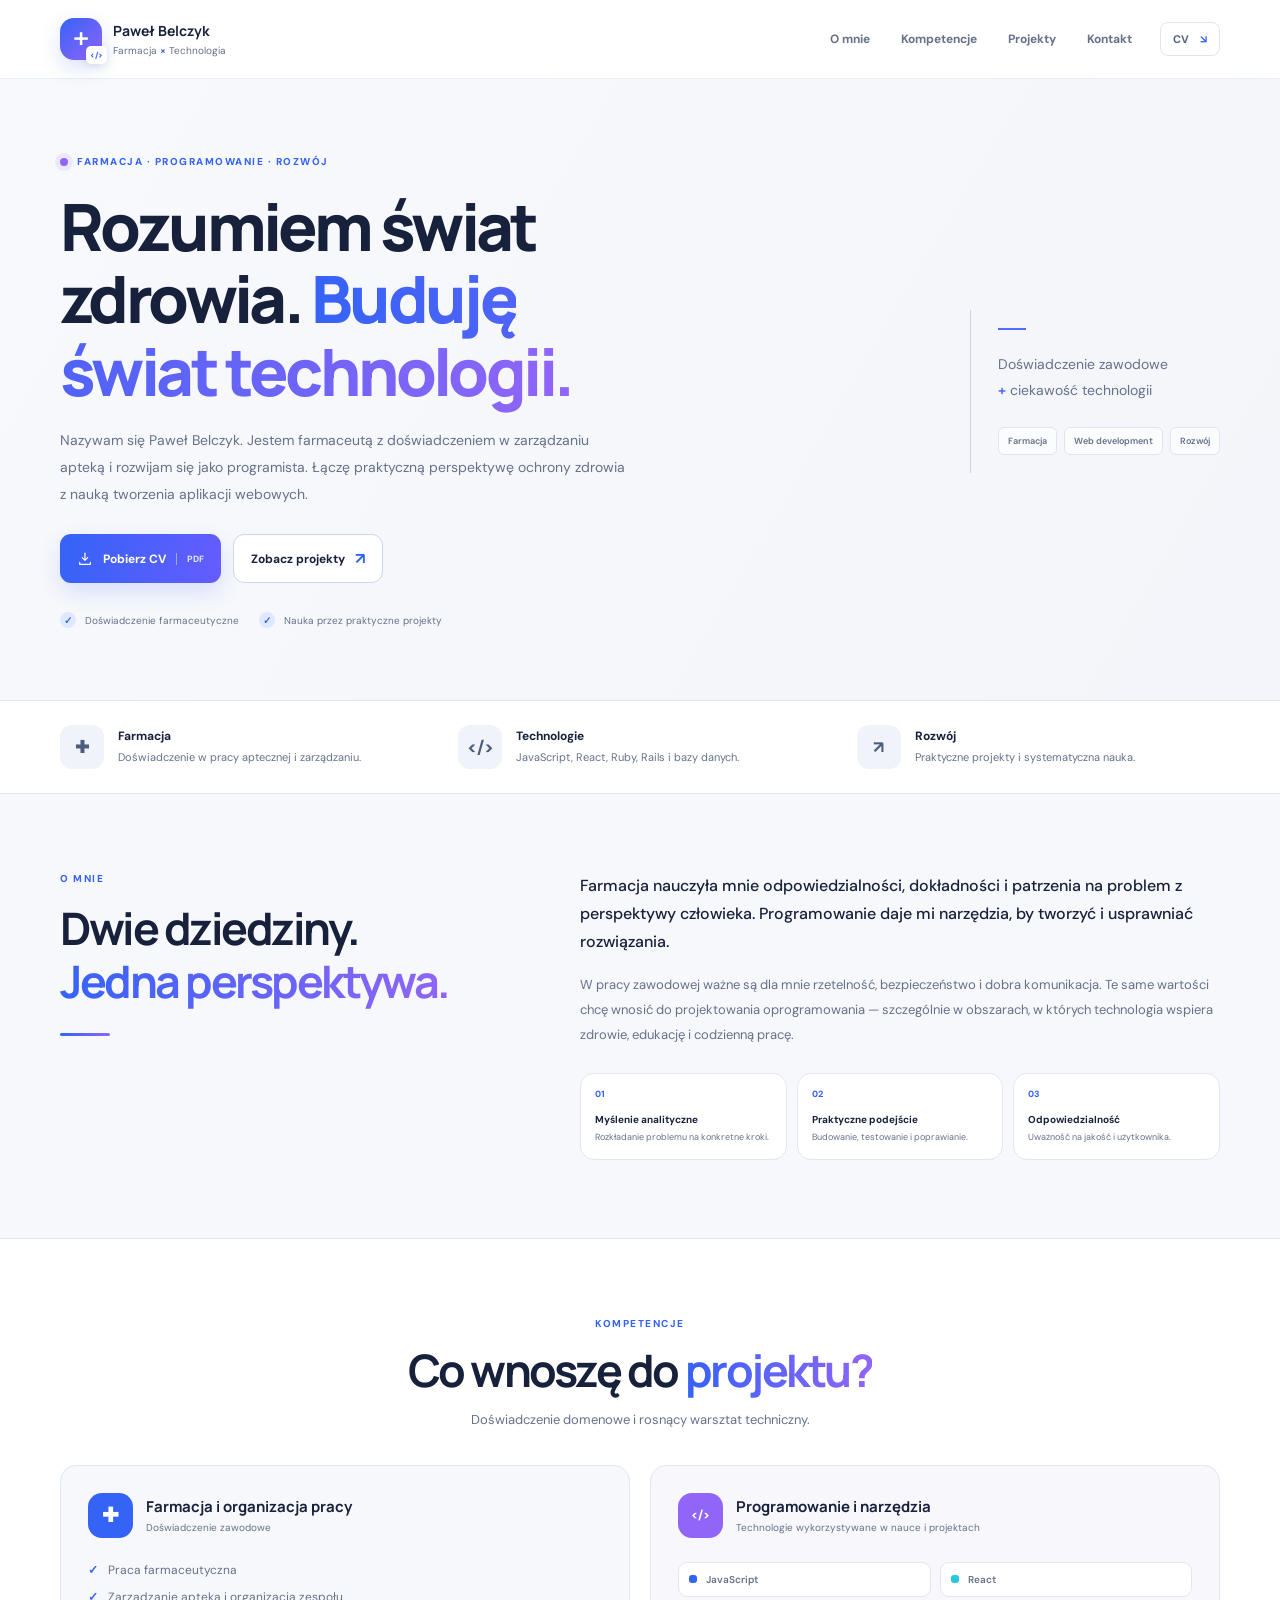
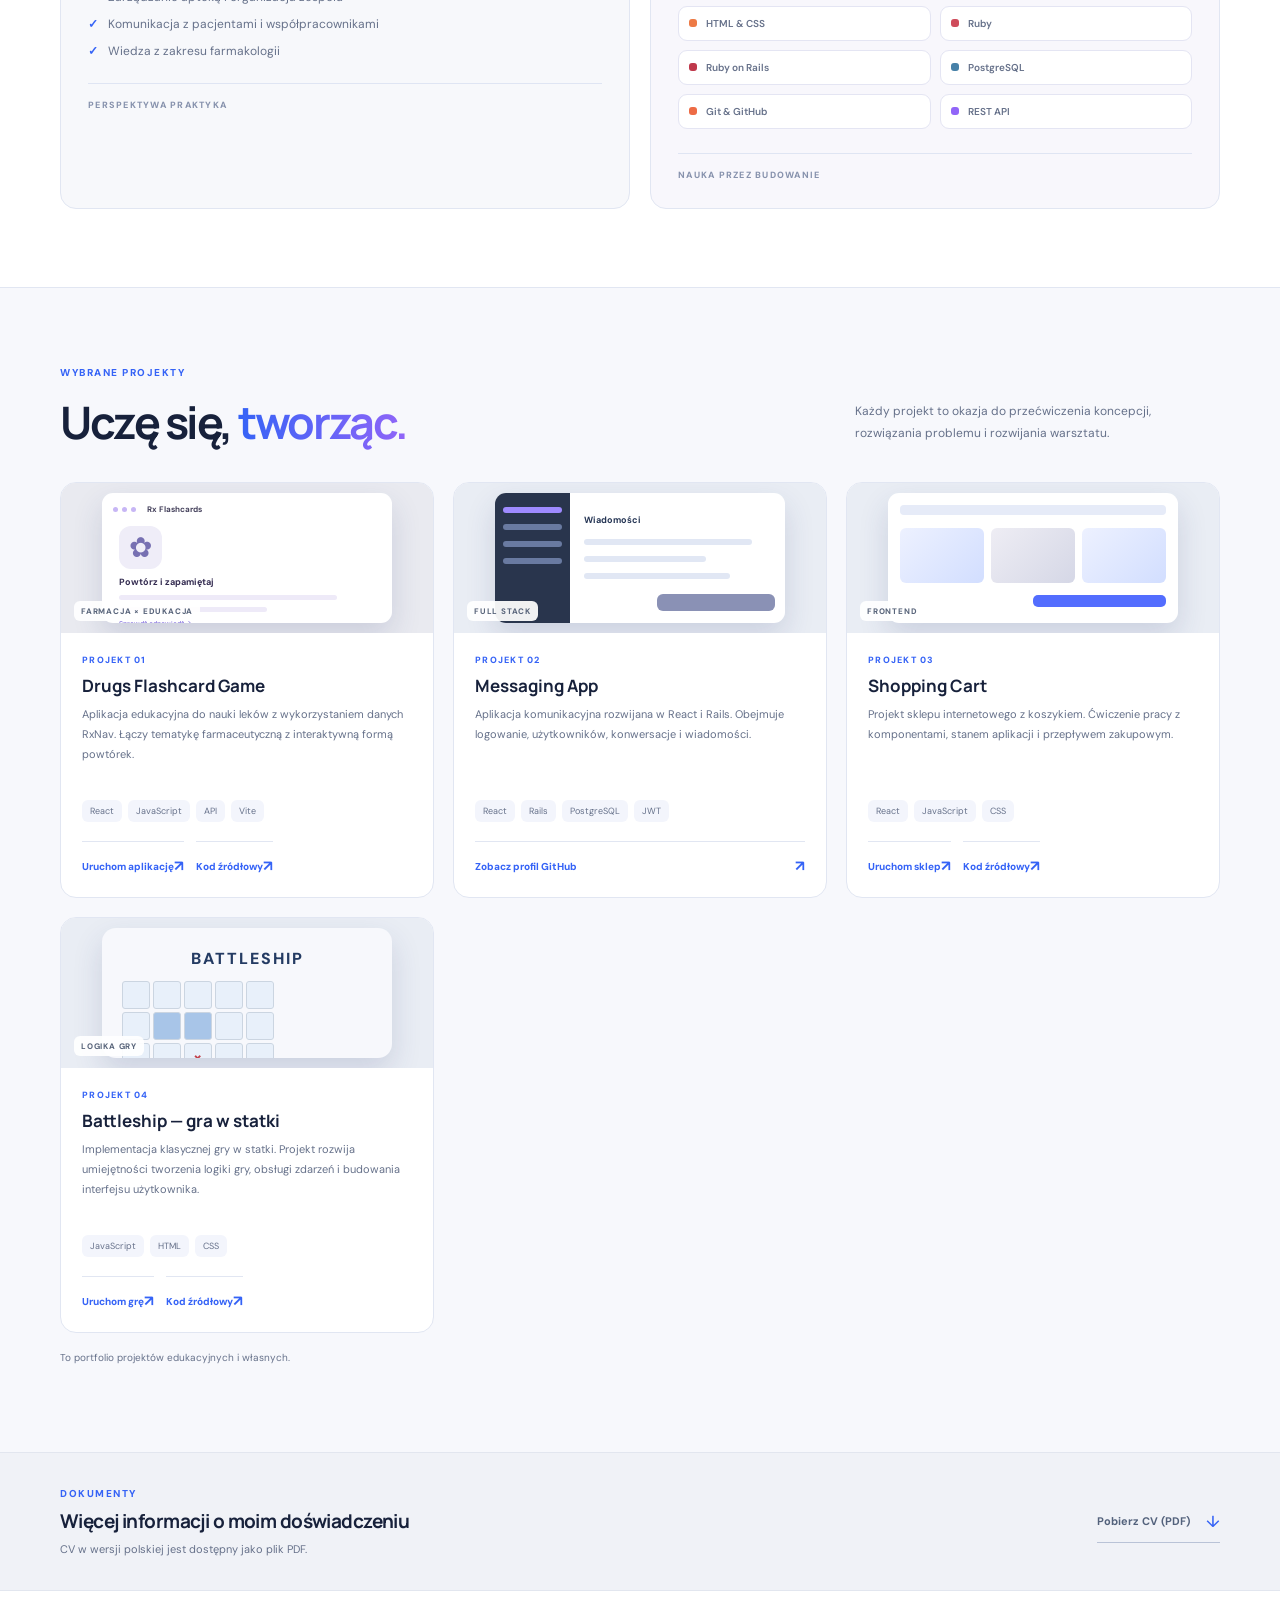
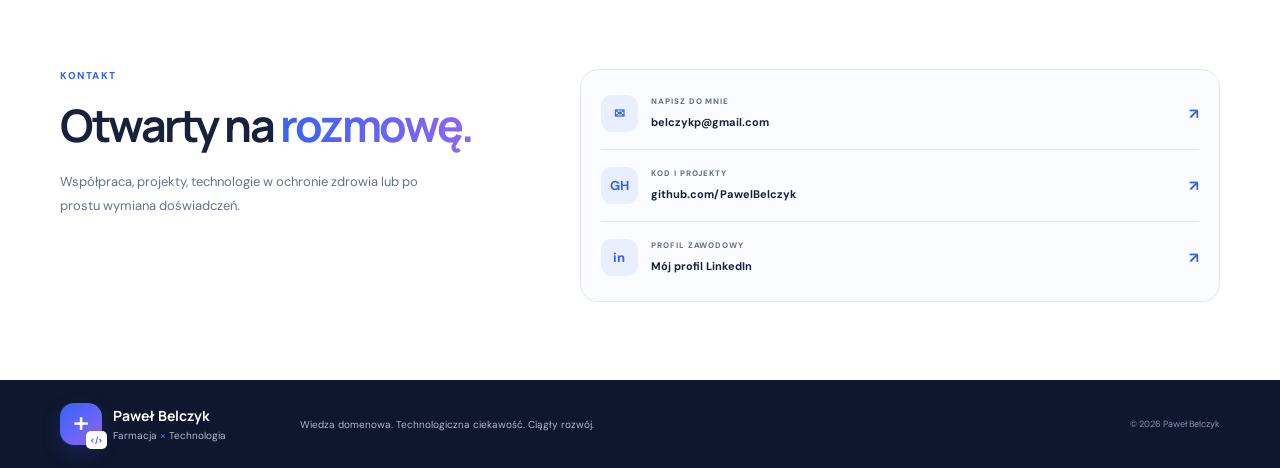
<file: index.html>
<!doctype html>
<html lang="pl">
<head>
  <meta charset="utf-8">
  <meta name="viewport" content="width=device-width, initial-scale=1">
  <meta name="description" content="Paweł Belczyk — farmaceuta, kierownik apteki i programista in progress. Projekty, kompetencje i CV do pobrania.">
  <meta name="theme-color" content="#f7f8fc">
  <title>Paweł Belczyk — Farmacja × Technologia</title>
  <link rel="preconnect" href="https://fonts.googleapis.com">
  <link rel="preconnect" href="https://fonts.gstatic.com" crossorigin>
  <link href="https://fonts.googleapis.com/css2?family=DM+Sans:wght@400;500;600;700&family=Manrope:wght@400;500;600;700;800&display=swap" rel="stylesheet">
  <link rel="stylesheet" href="styles.css">
</head>
<body>
  <a class="skip-link" href="#main">Przejdź do treści</a>
  <header class="header">
    <div class="container nav-wrap">
      <a class="brand" href="#top" aria-label="Paweł Belczyk — strona główna">
        <span class="brand-symbol"><span>+</span><i>&lt;/&gt;</i></span>
        <span><strong>Paweł Belczyk</strong><small>Farmacja <b>×</b> Technologia</small></span>
      </a>
      <button class="menu-toggle" aria-expanded="false" aria-controls="nav">Menu <span>☰</span></button>
      <nav id="nav" aria-label="Nawigacja główna">
        <a href="#o-mnie">O mnie</a><a href="#kompetencje">Kompetencje</a><a href="#projekty">Projekty</a><a href="#kontakt">Kontakt</a>
      </nav>
      <a class="nav-cv" href="#cv">CV <span>↘</span></a>
    </div>
  </header>

  <main id="main">
    <section class="hero" id="top">
      <div class="hero-bg-shape shape-a"></div><div class="hero-bg-shape shape-b"></div>
      <div class="container hero-grid">
        <div class="hero-copy">
          <div class="eyebrow"><span class="pulse"></span> FARMACJA · PROGRAMOWANIE · ROZWÓJ</div>
          <h1>Rozumiem świat<br>zdrowia. <span>Buduję<br>świat technologii.</span></h1>
          <p class="hero-lead">Nazywam się Paweł Belczyk. Jestem farmaceutą z doświadczeniem w zarządzaniu apteką i rozwijam się jako programista. Łączę praktyczną perspektywę ochrony zdrowia z nauką tworzenia aplikacji webowych.</p>
          <div class="hero-actions">
            <a class="button primary" href="CV_Pawel_Belczyk_Pharmacy_Tech_Professional.pdf" download><svg viewBox="0 0 24 24" aria-hidden="true"><path d="M12 3v11m0 0 4-4m-4 4-4-4M4 17v3h16v-3"/></svg>Pobierz CV <span>PDF</span></a>
            <a class="button secondary" href="#projekty">Zobacz projekty <span class="arrow">↗</span></a>
          </div>
          <div class="hero-meta"><span><i class="meta-check">✓</i> Doświadczenie farmaceutyczne</span><span><i class="meta-check">✓</i> Nauka przez praktyczne projekty</span></div>
        </div>
        <div class="hero-side-note">
          <div class="side-note-line"></div>
          <p>Doświadczenie zawodowe<br><strong>+</strong> ciekawość technologii</p>
          <div class="side-note-tags"><span>Farmacja</span><span>Web development</span><span>Rozwój</span></div>
        </div>
      </div>
    </section>

    <section class="quick-facts">
      <div class="container facts-grid">
        <article><span class="fact-icon">✚</span><div><h2>Farmacja</h2><p>Doświadczenie w pracy aptecznej i zarządzaniu.</p></div></article>
        <article><span class="fact-icon">&lt;/&gt;</span><div><h2>Technologie</h2><p>JavaScript, React, Ruby, Rails i bazy danych.</p></div></article>
        <article><span class="fact-icon">↗</span><div><h2>Rozwój</h2><p>Praktyczne projekty i systematyczna nauka.</p></div></article>
      </div>
    </section>

    <section class="section about" id="o-mnie">
      <div class="container two-col">
        <div class="section-heading"><div class="section-number">O MNIE</div><h2>Dwie dziedziny.<br><span>Jedna perspektywa.</span></h2><div class="heading-rule"></div></div>
        <div class="about-text">
          <p class="large-copy">Farmacja nauczyła mnie odpowiedzialności, dokładności i patrzenia na problem z perspektywy człowieka. Programowanie daje mi narzędzia, by tworzyć i usprawniać rozwiązania.</p>
          <p>W pracy zawodowej ważne są dla mnie rzetelność, bezpieczeństwo i dobra komunikacja. Te same wartości chcę wnosić do projektowania oprogramowania — szczególnie w obszarach, w których technologia wspiera zdrowie, edukację i codzienną pracę.</p>
          <div class="value-cards"><article><span>01</span><b>Myślenie analityczne</b><small>Rozkładanie problemu na konkretne kroki.</small></article><article><span>02</span><b>Praktyczne podejście</b><small>Budowanie, testowanie i poprawianie.</small></article><article><span>03</span><b>Odpowiedzialność</b><small>Uważność na jakość i użytkownika.</small></article></div>
        </div>
      </div>
    </section>

    <section class="section skills" id="kompetencje">
      <div class="container">
        <div class="section-heading centered"><div class="section-number">KOMPETENCJE</div><h2>Co wnoszę do <span>projektu?</span></h2><p>Doświadczenie domenowe i rosnący warsztat techniczny.</p></div>
        <div class="skill-columns">
          <article class="skill-card skill-pharmacy"><div class="skill-head"><span class="skill-icon">✚</span><div><h3>Farmacja i organizacja pracy</h3><p>Doświadczenie zawodowe</p></div></div><ul><li>Praca farmaceutyczna</li><li>Zarządzanie apteką i organizacja zespołu</li><li>Komunikacja z pacjentami i współpracownikami</li><li>Wiedza z zakresu farmakologii</li></ul><div class="skill-foot">PERSPEKTYWA PRAKTYKA</div></article>
          <article class="skill-card skill-tech"><div class="skill-head"><span class="skill-icon">&lt;/&gt;</span><div><h3>Programowanie i narzędzia</h3><p>Technologie wykorzystywane w nauce i projektach</p></div></div><div class="tech-grid"><span><i class="tech-dot js"></i>JavaScript</span><span><i class="tech-dot react"></i>React</span><span><i class="tech-dot html"></i>HTML &amp; CSS</span><span><i class="tech-dot ruby"></i>Ruby</span><span><i class="tech-dot rails"></i>Ruby on Rails</span><span><i class="tech-dot db"></i>PostgreSQL</span><span><i class="tech-dot git"></i>Git &amp; GitHub</span><span><i class="tech-dot api"></i>REST API</span></div><div class="skill-foot">NAUKA PRZEZ BUDOWANIE</div></article>
        </div>
      </div>
    </section>

    <section class="section projects" id="projekty">
      <div class="container">
        <div class="section-heading project-title"><div><div class="section-number">WYBRANE PROJEKTY</div><h2>Uczę się, <span>tworząc.</span></h2></div><p>Każdy projekt to okazja do przećwiczenia koncepcji, rozwiązania problemu i rozwijania warsztatu.</p></div>
        <div class="projects-grid">
          <article class="project-card">
            <div class="project-art art-flash"><div class="mini-app flash-app"><div class="mini-top"><span></span><span></span><span></span><b>Rx Flashcards</b></div><div class="flash-inner"><div class="butterfly-mark">✿</div><b>Powtórz i zapamiętaj</b><span class="fake-line"></span><span class="fake-line short"></span><em>Sprawdź odpowiedź →</em></div></div><span class="art-label">FARMACJA × EDUKACJA</span></div>
            <div class="project-content"><div class="project-index">PROJEKT 01</div><h3>Drugs Flashcard Game</h3><p>Aplikacja edukacyjna do nauki leków z wykorzystaniem danych RxNav. Łączy tematykę farmaceutyczną z interaktywną formą powtórek.</p><div class="tags"><span>React</span><span>JavaScript</span><span>API</span><span>Vite</span></div><div class="project-links">
              <a class="project-link" href="https://pawelbelczyk.github.io/butterfly_flashcard_game/" target="_blank" rel="noreferrer">Uruchom aplikację <b>↗</b></a>
              <a class="project-link" href="https://github.com/PawelBelczyk/butterfly_flashcard_game" target="_blank" rel="noreferrer">Kod źródłowy <b>↗</b></a>
            </div></div>
          </article>
          <article class="project-card">
            <div class="project-art art-message"><div class="mini-app message-app"><aside><i></i><i></i><i></i><i></i></aside><div class="message-window"><b>Wiadomości</b><span></span><span></span><span></span><em></em></div></div><span class="art-label">FULL STACK</span></div>
            <div class="project-content"><div class="project-index">PROJEKT 02</div><h3>Messaging App</h3><p>Aplikacja komunikacyjna rozwijana w React i Rails. Obejmuje logowanie, użytkowników, konwersacje i wiadomości.</p><div class="tags"><span>React</span><span>Rails</span><span>PostgreSQL</span><span>JWT</span></div><a class="project-link" href="https://github.com/PawelBelczyk" target="_blank" rel="noreferrer">Zobacz profil GitHub <b>↗</b></a></div>
          </article>
          <article class="project-card">
            <div class="project-art art-shop"><div class="mini-app shop-app"><div class="shop-nav"></div><div class="shop-items"><i></i><i></i><i></i></div><div class="shop-action"></div></div><span class="art-label">FRONTEND</span></div>
            <div class="project-content"><div class="project-index">PROJEKT 03</div><h3>Shopping Cart</h3><p>Projekt sklepu internetowego z koszykiem. Ćwiczenie pracy z komponentami, stanem aplikacji i przepływem zakupowym.</p><div class="tags"><span>React</span><span>JavaScript</span><span>CSS</span></div><div class="project-links">
              <a class="project-link" href="https://shopping-cart-zeta-tan.vercel.app/" target="_blank" rel="noreferrer">Uruchom sklep <b>↗</b></a>
              <a class="project-link" href="https://github.com/PawelBelczyk/shopping-cart" target="_blank" rel="noreferrer">Kod źródłowy <b>↗</b></a>
            </div></div>
          </article>
          <article class="project-card">
            <div class="project-art art-battleship">
              <div class="mini-app battleship-app">
                <div class="battleship-heading">BATTLESHIP</div>
                <div class="battleship-grid">
                  <span></span><span></span><span></span><span></span><span></span>
                  <span></span><span class="ship-cell"></span><span class="ship-cell"></span><span></span><span></span>
                  <span></span><span></span><span class="hit-cell">×</span><span></span><span></span>
                  <span></span><span></span><span></span><span class="miss-cell">·</span><span></span>
                  <span></span><span></span><span></span><span></span><span class="ship-cell"></span>
                </div>
              </div>
              <span class="art-label">LOGIKA GRY</span>
            </div>
            <div class="project-content">
              <div class="project-index">PROJEKT 04</div>
              <h3>Battleship — gra w statki</h3>
              <p>Implementacja klasycznej gry w statki. Projekt rozwija umiejętności tworzenia logiki gry, obsługi zdarzeń i budowania interfejsu użytkownika.</p>
              <div class="tags"><span>JavaScript</span><span>HTML</span><span>CSS</span></div>
              <div class="project-links">
                <a class="project-link" href="https://pawelbelczyk.github.io/battleship/" target="_blank" rel="noreferrer">Uruchom grę <b>↗</b></a>
                <a class="project-link" href="https://github.com/PawelBelczyk/battleship" target="_blank" rel="noreferrer">Kod źródłowy <b>↗</b></a>
              </div>
            </div>
          </article>
        </div>
        <p class="project-disclaimer">To portfolio projektów edukacyjnych i własnych.</p>
      </div>
    </section>

    <section class="cv-section" id="cv">
      <div class="container cv-section-inner">
        <div><div class="section-number">DOKUMENTY</div><h2>Więcej informacji o moim doświadczeniu</h2><p>CV w wersji polskiej jest dostępny jako plik PDF.</p></div>
        <a class="cv-text-link" href="CV_Pawel_Belczyk_Pharmacy_Tech_Professional.pdf" download><span>Pobierz CV (PDF)</span><b>↓</b></a>
      </div>
    </section>

    <section class="section contact" id="kontakt">
      <div class="container two-col">
        <div class="section-heading"><div class="section-number">KONTAKT</div><h2>Otwarty na <span>rozmowę.</span></h2><p>Współpraca, projekty, technologie w ochronie zdrowia lub po prostu wymiana doświadczeń.</p></div>
        <div class="contact-panel"><div class="contact-row"><span class="contact-icon">✉</span><div><small>NAPISZ DO MNIE</small><a href="mailto:belczykp@gmail.com">belczykp@gmail.com</a></div><b>↗</b></div><div class="contact-row"><span class="contact-icon">GH</span><div><small>KOD I PROJEKTY</small><a href="https://github.com/PawelBelczyk" target="_blank" rel="noreferrer">github.com/PawelBelczyk</a></div><b>↗</b></div><div class="contact-row"><span class="contact-icon">in</span><div><small>PROFIL ZAWODOWY</small><a href="https://www.linkedin.com/in/pawe%C5%82-belczyk-43185a16b/" target="_blank" rel="noreferrer">Mój profil LinkedIn</a></div><b>↗</b></div></div>
      </div>
    </section>
  </main>
  <footer><div class="container footer-inner"><a class="brand footer-brand" href="#top"><span class="brand-symbol"><span>+</span><i>&lt;/&gt;</i></span><span><strong>Paweł Belczyk</strong><small>Farmacja <b>×</b> Technologia</small></span></a><p>Wiedza domenowa. Technologiczna ciekawość. Ciągły rozwój.</p><span class="copyright">© <span id="year"></span> Paweł Belczyk</span></div></footer>
  <script src="script.js"></script>
</body>
</html>
</file>
<file: styles.css>
@import url('https://fonts.googleapis.com/css2?family=DM+Sans:wght@400;500;600;700&family=Manrope:wght@400;500;600;700;800&display=swap');
:root{--bg:#f7f8fc;--surface:#fff;--surface-soft:#eef2ff;--ink:#17213b;--muted:#66718a;--line:#e1e6f2;--blue:#3563f6;--blue2:#6b72ff;--purple:#9165f8;--navy:#111b35;--shadow:0 18px 55px rgba(30,55,115,.11);--r:22px}
*{box-sizing:border-box}html{scroll-behavior:smooth;scroll-padding-top:90px}body{margin:0;background:var(--bg);color:var(--ink);font-family:"DM Sans",sans-serif;-webkit-font-smoothing:antialiased}a{color:inherit;text-decoration:none}button{font:inherit}.container{width:min(1160px,calc(100% - 48px));margin:auto}.skip-link{position:absolute;left:-999px;top:8px}.skip-link:focus{left:8px;z-index:99;background:white;padding:12px}.header{position:sticky;top:0;z-index:30;background:rgba(255,255,255,.9);backdrop-filter:blur(18px);border-bottom:1px solid #e9edf6}.nav-wrap{height:78px;display:flex;align-items:center;gap:28px}.brand{display:flex;align-items:center;gap:11px;min-width:230px}.brand-symbol{width:42px;height:42px;position:relative;display:grid;place-items:center;border-radius:14px;background:linear-gradient(140deg,var(--blue),var(--purple));color:#fff;box-shadow:0 8px 20px #4567ed30}.brand-symbol span{font-size:29px;font-weight:500;line-height:1;transform:translateY(-2px)}.brand-symbol i{position:absolute;right:-5px;bottom:-4px;background:white;color:var(--blue);font-size:8px;font-style:normal;font-weight:800;padding:4px;border-radius:5px;box-shadow:0 2px 8px #1e326322}.brand strong,.brand small{display:block}.brand strong{font-family:Manrope,sans-serif;font-size:14px}.brand small{font-size:10px;color:var(--muted);margin-top:4px}.brand small b{color:var(--blue)}nav{display:flex;align-items:center;gap:clamp(15px,2.6vw,31px);margin-left:auto}nav a{font-size:12px;font-weight:700;color:var(--muted)}nav a:hover,nav a.active{color:var(--blue)}.nav-cv{display:flex;align-items:center;gap:9px;background:var(--blue);color:#fff;padding:11px 15px;border-radius:10px;font-size:11px;font-weight:700;white-space:nowrap;box-shadow:0 7px 18px #3563f628}.nav-cv svg,.button svg,.cv-download svg{width:16px;height:16px;fill:none;stroke:currentColor;stroke-width:1.8;stroke-linecap:round;stroke-linejoin:round}.menu-toggle{display:none}.hero{position:relative;overflow:hidden;padding:65px 0 62px;background:linear-gradient(115deg,#f9faff 0%,#f0f4ff 65%,#f8f7ff 100%)}.hero-bg-shape{position:absolute;border-radius:50%;pointer-events:none}.shape-a{width:520px;height:520px;right:-120px;top:-250px;background:radial-gradient(circle,#cdd7ff99,transparent 68%)}.shape-b{width:430px;height:430px;left:-260px;bottom:-260px;background:radial-gradient(circle,#dfe6ff,transparent 70%)}.hero-grid{display:grid;grid-template-columns:1.05fr .95fr;gap:45px;align-items:center;position:relative;z-index:1}.eyebrow{display:flex;align-items:center;gap:9px;font-size:10px;font-weight:800;letter-spacing:.15em;color:var(--blue)}.pulse{width:8px;height:8px;background:var(--purple);border-radius:50%;box-shadow:0 0 0 5px #9165f81c}.hero h1{font-family:Manrope,sans-serif;font-size:clamp(39px,4.8vw,62px);line-height:1.11;letter-spacing:-.055em;margin:22px 0 20px;font-weight:800}.hero h1 span,.section-heading h2 span{background:linear-gradient(90deg,var(--blue),var(--purple));color:transparent;background-clip:text;-webkit-background-clip:text}.hero-lead{max-width:570px;font-size:14px;line-height:1.9;color:var(--muted);margin:0}.hero-actions{display:flex;gap:12px;flex-wrap:wrap;margin-top:27px}.button{display:inline-flex;align-items:center;justify-content:center;gap:10px;border-radius:11px;padding:13px 17px;font-size:12px;font-weight:700;transition:transform .2s,box-shadow .2s}.button:hover,.nav-cv:hover{transform:translateY(-2px)}.primary{background:linear-gradient(100deg,var(--blue),#655cff);color:white;box-shadow:0 9px 22px #3563f62a}.primary span,.cv-download span{font-size:9px;padding-left:10px;border-left:1px solid #ffffff70;color:#e2e7ff}.secondary{border:1px solid #cbd5f5;background:#fff;color:var(--ink)}.secondary .arrow{color:var(--blue);font-size:16px}.hero-meta{display:flex;gap:20px;flex-wrap:wrap;margin-top:29px}.hero-meta span{font-size:10px;color:var(--muted)}.meta-check{display:inline-grid;place-items:center;width:16px;height:16px;border-radius:50%;background:#e0e8ff;color:var(--blue);font-style:normal;font-weight:800;margin-right:6px}.hero-visual{height:420px;position:relative;display:grid;place-items:center}.visual-halo{position:absolute;width:290px;height:290px;border-radius:50%;background:linear-gradient(140deg,#cbd7ff,#e3d5ff);filter:blur(1px);opacity:.8}.visual-orbit{position:absolute;border:1px solid #bdc8f0;border-radius:50%;transform:rotate(-28deg)}.orbit-1{width:450px;height:235px}.orbit-2{width:355px;height:345px;transform:rotate(35deg);border-color:#d3c6fa}.core-card{position:relative;z-index:2;width:225px;height:230px;border-radius:30px;background:linear-gradient(145deg,#fff,#f6f7ff);border:1px solid white;box-shadow:0 25px 65px #293e8029;display:flex;flex-direction:column;align-items:center;justify-content:center;transform:rotate(-4deg)}.core-top{display:flex;align-items:center;gap:12px;font-size:9px;font-weight:800;letter-spacing:.15em;color:var(--muted)}.core-plus{display:grid;place-items:center;width:22px;height:22px;border-radius:7px;background:#e7edff;color:var(--blue);font-size:15px}.core-symbol{display:flex;align-items:center;gap:17px;margin:24px 0;font-family:Manrope,sans-serif;font-weight:800;font-size:36px}.core-symbol span:first-child{color:var(--blue)}.core-symbol span:last-child{font-size:25px;color:var(--purple)}.core-divider{height:40px;width:1px;background:var(--line)}.core-bottom{font-size:8px;font-weight:800;letter-spacing:.13em;color:var(--muted)}.floating-card{position:absolute;z-index:3;display:flex;align-items:center;gap:10px;padding:13px 15px;background:#fff;border:1px solid #e6eafa;border-radius:15px;box-shadow:var(--shadow)}.floating-card b,.floating-card small{display:block}.floating-card b{font-size:11px}.floating-card small{font-size:9px;color:var(--muted);margin-top:3px}.float-icon{width:36px;height:36px;border-radius:11px;display:grid;place-items:center;font-size:19px;font-weight:800}.pharma-icon{background:#e6edff;color:var(--blue)}.code-icon{background:#f0e8ff;color:var(--purple);font-size:12px}.card-pharma{left:0;top:53px}.card-code{right:0;bottom:60px}.tiny-chip{position:absolute;background:#fff;border:1px solid #e7eaf5;padding:7px 10px;border-radius:9px;font-size:9px;font-weight:700;color:var(--muted);box-shadow:0 7px 20px #253c7a12}.chip-one{right:23px;top:68px}.chip-two{left:13px;bottom:35px}.chip-three{right:20px;bottom:20px}.quick-facts{background:var(--surface);border-block:1px solid var(--line)}.facts-grid{display:grid;grid-template-columns:repeat(3,1fr);gap:35px;padding:24px 0}.facts-grid article{display:flex;align-items:center;gap:14px}.fact-icon{display:grid;place-items:center;width:44px;height:44px;flex-shrink:0;border-radius:14px;background:var(--surface-soft);color:var(--blue);font-weight:800;font-size:17px}.facts-grid h2{font-size:12px;margin:0 0 5px}.facts-grid p{font-size:11px;line-height:1.6;color:var(--muted);margin:0}.section{padding:88px 0}.two-col{display:grid;grid-template-columns:.82fr 1.18fr;gap:75px}.section-number{font-size:10px;font-weight:800;letter-spacing:.15em;color:var(--blue);margin-bottom:17px}.section-heading h2{font-family:Manrope,sans-serif;font-size:clamp(30px,3.5vw,45px);line-height:1.18;letter-spacing:-.055em;margin:0}.heading-rule{height:3px;width:50px;border-radius:5px;background:linear-gradient(90deg,var(--blue),var(--purple));margin-top:25px}.about-text p{font-size:13px;line-height:1.9;color:var(--muted);margin:0 0 17px}.about-text .large-copy{font-size:17px;line-height:1.75;color:var(--ink);font-weight:600}.value-cards{display:grid;grid-template-columns:repeat(3,1fr);gap:10px;margin-top:26px}.value-cards article{background:#fff;border:1px solid var(--line);border-radius:14px;padding:14px}.value-cards article>span{display:block;font-size:9px;font-weight:800;color:var(--blue);margin-bottom:13px}.value-cards b,.value-cards small{display:block}.value-cards b{font-size:10px}.value-cards small{font-size:9px;line-height:1.5;color:var(--muted);margin-top:5px}.skills{background:#fff;border-block:1px solid var(--line)}.centered{text-align:center}.centered .section-number{margin-bottom:14px}.centered>p{font-size:13px;color:var(--muted);margin:14px 0 0}.skill-columns{display:grid;grid-template-columns:1fr 1fr;gap:20px;margin-top:37px}.skill-card{padding:27px;border:1px solid var(--line);border-radius:21px;background:#f9faff}.skill-pharmacy{background:linear-gradient(135deg,#f0f4ff,#fbfcff)}.skill-tech{background:linear-gradient(135deg,#f4efff,#fcfbff)}.skill-head{display:flex;align-items:center;gap:13px}.skill-icon{width:45px;height:45px;border-radius:14px;display:grid;place-items:center;background:var(--blue);color:#fff;font-size:20px;font-weight:800}.skill-tech .skill-icon{background:var(--purple);font-size:12px}.skill-head h3{font-family:Manrope,sans-serif;font-size:15px;margin:0}.skill-head p{font-size:10px;color:var(--muted);margin:4px 0 0}.skill-card ul{list-style:none;padding:0;margin:24px 0;display:grid;gap:11px}.skill-card li{font-size:12px;color:var(--muted)}.skill-card li:before{content:"✓";font-weight:800;color:var(--blue);margin-right:10px}.skill-foot{font-size:9px;font-weight:800;letter-spacing:.14em;color:#8792ad;border-top:1px solid #dfe5f3;padding-top:15px}.tech-grid{display:grid;grid-template-columns:1fr 1fr;gap:9px;margin:24px 0}.tech-grid span{display:flex;align-items:center;gap:9px;border:1px solid #e4e5f3;background:#fff;border-radius:9px;padding:10px;font-size:10px;font-weight:600;color:var(--muted)}.tech-dot{width:8px;height:8px;border-radius:3px;background:var(--blue)}.tech-dot.react{background:#2bc5dc}.tech-dot.html{background:#ed7a45}.tech-dot.ruby{background:#cf4c5b}.tech-dot.rails{background:#bf384b}.tech-dot.db{background:#4781a8}.tech-dot.git{background:#ed6b45}.tech-dot.api{background:var(--purple)}.projects{background:var(--bg)}.project-title{display:flex;align-items:end;justify-content:space-between;gap:40px;margin-bottom:34px}.project-title>p{max-width:365px;font-size:12px;line-height:1.8;color:var(--muted);margin:0 0 4px}.projects-grid{display:grid;grid-template-columns:repeat(3,1fr);gap:19px}.project-card{overflow:hidden;background:#fff;border:1px solid var(--line);border-radius:20px;box-shadow:0 8px 25px #243d7908;transition:transform .25s,box-shadow .25s}.project-card:hover{transform:translateY(-5px);box-shadow:var(--shadow)}.project-art{height:190px;display:grid;place-items:center;position:relative;overflow:hidden}.art-flash{background:linear-gradient(135deg,#e5dcff,#c9b6ff)}.art-message{background:linear-gradient(135deg,#172342,#344d81)}.art-shop{background:linear-gradient(135deg,#e5edff,#c8d8ff)}.mini-app{width:78%;height:130px;border-radius:11px;box-shadow:0 13px 30px #2c3c7528;overflow:hidden}.flash-app{background:#fff;padding:11px}.mini-top{display:flex;align-items:center;gap:4px}.mini-top span{width:5px;height:5px;border-radius:50%;background:#c7b6f5}.mini-top b{font-size:8px;margin-left:7px;color:#44405b}.flash-inner{padding:12px 6px;display:grid;justify-items:start;gap:7px}.butterfly-mark{width:43px;height:43px;border-radius:12px;background:#eee6ff;color:#8c5fe8;display:grid;place-items:center;font-size:28px}.flash-inner>b{font-size:9px;color:#332b50}.fake-line{height:5px;border-radius:5px;background:#eeeaf8;width:85%}.fake-line.short{width:58%}.flash-inner em{font-style:normal;font-size:7px;color:#6b54d7}.message-app{display:flex;background:#fff}.message-app aside{width:26%;background:#111b35;display:grid;align-content:start;gap:11px;padding:14px 8px}.message-app aside i{height:6px;border-radius:5px;background:#697aa1}.message-app aside i:first-child{background:#9e8aff}.message-window{position:relative;flex:1;padding:14px}.message-window b{font-size:9px;color:#253554}.message-window span{display:block;height:6px;border-radius:5px;background:#e1e7f4;margin-top:11px;width:90%}.message-window span:nth-of-type(2){width:65%}.message-window span:nth-of-type(3){width:78%}.message-window em{position:absolute;right:10px;bottom:12px;width:55%;height:17px;border-radius:6px;background:#9a87ff}.shop-app{background:white;padding:12px}.shop-nav{height:10px;border-radius:4px;background:#e6ebf8;margin-bottom:13px}.shop-items{display:flex;gap:7px}.shop-items i{height:55px;flex:1;border-radius:6px;background:linear-gradient(135deg,#edf1ff,#d2deff)}.shop-items i:nth-child(2){background:linear-gradient(135deg,#ede4ff,#cbbcff)}.shop-action{width:50%;height:12px;border-radius:5px;background:var(--blue);margin:12px 0 0 auto}.art-label{position:absolute;bottom:12px;left:13px;background:#ffffffdc;border-radius:6px;padding:5px 7px;font-size:8px;font-weight:800;letter-spacing:.1em;color:#34456d}.project-content{padding:21px}.project-index{font-size:9px;letter-spacing:.14em;font-weight:800;color:var(--blue)}.project-content h3{font-family:Manrope,sans-serif;font-size:17px;margin:8px 0}.project-content p{font-size:11px;line-height:1.8;color:var(--muted);min-height:80px;margin:0 0 15px}.tags{display:flex;flex-wrap:wrap;gap:6px}.tags span{font-size:9px;padding:5px 8px;background:#f3f5fc;color:var(--muted);border-radius:6px}.project-link{display:flex;justify-content:space-between;align-items:center;margin-top:19px;padding-top:14px;border-top:1px solid var(--line);font-size:10px;font-weight:800;color:var(--blue)}.project-link b{font-size:15px}.project-disclaimer{font-size:10px;color:var(--muted);margin-top:18px}.cv-banner{background:linear-gradient(110deg,#111b35,#1e3260);color:white;padding:35px 0}.cv-banner-inner{display:flex;align-items:center;gap:22px}.cv-badge{width:58px;height:58px;display:grid;place-items:center;flex-shrink:0;border-radius:17px;background:linear-gradient(140deg,var(--blue),var(--purple));box-shadow:0 10px 25px #0002}.cv-badge svg{width:27px;height:27px;fill:none;stroke:#fff;stroke-width:1.5;stroke-linejoin:round}.cv-banner-copy{flex:1}.cv-banner .section-number{color:#a9b9ff;margin-bottom:7px}.cv-banner h2{font-family:Manrope,sans-serif;font-size:21px;margin:0;letter-spacing:-.03em}.cv-banner p{font-size:11px;color:#c0cbe3;margin:7px 0 0}.cv-download{background:#fff;color:var(--ink);white-space:nowrap}.cv-download svg{color:var(--blue)}.cv-download span{border-color:#dce2f4;color:var(--muted)}.contact{background:#fff}.contact .section-heading>p{max-width:370px;color:var(--muted);font-size:13px;line-height:1.8;margin-top:18px}.contact-panel{border:1px solid var(--line);border-radius:18px;padding:8px 20px;background:#fbfcff}.contact-row{display:flex;align-items:center;gap:13px;padding:17px 0;border-bottom:1px solid var(--line)}.contact-row:last-child{border-bottom:0}.contact-icon{display:grid;place-items:center;width:37px;height:37px;border-radius:11px;background:#e9efff;color:var(--blue);font-size:13px;font-weight:800;flex-shrink:0}.contact-row div{flex:1}.contact-row small{display:block;font-size:8px;font-weight:800;letter-spacing:.12em;color:var(--muted);margin-bottom:4px}.contact-row a{font-size:11px;font-weight:700}.contact-row>b{font-size:15px;color:var(--blue)}footer{background:#0e172d;color:#fff;padding:23px 0}.footer-inner{display:flex;align-items:center;gap:20px}.footer-brand{min-width:220px}.footer-brand strong{color:#fff}.footer-brand small{color:#aebbd6}.footer-inner>p{font-size:10px;color:#aab6d0;margin:0}.copyright{margin-left:auto;color:#8492af;font-size:9px}
@media(max-width:950px){.brand{min-width:190px}.nav-wrap{gap:17px}nav{gap:15px}.hero-grid{gap:20px}.hero-visual{transform:scale(.9)}.two-col{gap:42px}.projects-grid{gap:13px}.project-content{padding:17px}.project-art{height:165px}.project-content p{min-height:96px}.footer-brand{min-width:190px}}
@media(max-width:740px){.container{width:calc(100% - 36px)}.nav-wrap{height:68px}.brand{min-width:0}.brand-symbol{width:37px;height:37px}.brand strong{font-size:12px}.brand small{font-size:9px}.menu-toggle{display:flex;margin-left:auto;align-items:center;gap:8px;border:1px solid var(--line);border-radius:9px;background:white;padding:9px 10px;font-size:11px;color:var(--ink)}nav{display:none;position:absolute;left:18px;right:18px;top:60px;background:#fff;border:1px solid var(--line);border-radius:14px;padding:10px;box-shadow:var(--shadow);flex-direction:column;align-items:stretch;gap:0}nav.open{display:flex}nav a{padding:12px}.nav-cv{padding:10px 11px;font-size:0;gap:0}.nav-cv svg{width:17px;height:17px}.hero{padding:45px 0 25px}.hero-grid{grid-template-columns:1fr;gap:0}.hero h1{font-size:clamp(38px,10vw,54px)}.hero-lead{font-size:13px}.hero-visual{height:340px;transform:scale(.88);transform-origin:top center;margin:0 -20px -35px}.card-pharma{left:1%}.card-code{right:1%}.hero-meta{gap:11px}.hero-meta span{font-size:9px}.facts-grid{grid-template-columns:1fr;gap:18px;padding:22px 0}.facts-grid p{max-width:350px}.section{padding:65px 0}.two-col{grid-template-columns:1fr;gap:28px}.section-heading h2{font-size:35px}.value-cards{gap:7px}.value-cards article{padding:11px}.value-cards b{font-size:9px}.skill-columns{grid-template-columns:1fr;gap:14px}.skill-card{padding:22px}.project-title{display:block}.project-title>p{margin-top:14px}.projects-grid{grid-template-columns:1fr;gap:16px}.project-art{height:205px}.project-content p{min-height:0}.cv-banner-inner{flex-wrap:wrap;gap:15px}.cv-badge{width:48px;height:48px}.cv-banner-copy{min-width:calc(100% - 70px)}.cv-banner h2{font-size:18px}.cv-download{margin-left:63px}.footer-inner{flex-wrap:wrap}.footer-brand{width:100%}.footer-inner>p{width:100%;order:2}.copyright{margin:0;order:3}}
@media(max-width:430px){.hero-actions{gap:9px}.button{padding:12px 12px;font-size:11px}.hero-visual{transform:scale(.78);margin:0 -35px -60px}.hero h1{letter-spacing:-.06em}.value-cards{grid-template-columns:1fr}.value-cards article{display:grid;grid-template-columns:25px 1fr;column-gap:8px}.value-cards article>span{grid-row:span 2;margin:0}.value-cards small{margin-top:2px}.tech-grid{gap:7px}.tech-grid span{padding:9px 7px}.cv-download{margin-left:0}.cv-banner-inner{align-items:flex-start}.cv-banner-copy{min-width:calc(100% - 65px)}}
@media(prefers-reduced-motion:reduce){html{scroll-behavior:auto}*,*:before,*:after{transition:none!important}}

/* Refined, quieter visual direction */
.hero{background:linear-gradient(120deg,#f8f9fc 0%,#f3f5fa 100%);padding-top:76px;padding-bottom:72px}
.hero-bg-shape{display:none}
.hero-grid{grid-template-columns:minmax(0,1.35fr) minmax(230px,.65fr);gap:70px}
.hero h1{font-size:clamp(40px,5.1vw,66px)}
.hero-side-note{align-self:center;border-left:1px solid #cbd3e3;padding:18px 0 18px 27px;max-width:280px;margin-left:auto}
.side-note-line{width:28px;height:2px;background:#536dfe;margin-bottom:22px}
.hero-side-note p{font-size:14px;line-height:1.8;color:var(--muted);margin:0 0 24px}
.hero-side-note p strong{color:#536dfe}
.side-note-tags{display:flex;flex-wrap:wrap;gap:7px}
.side-note-tags span{border:1px solid #dfe4ee;border-radius:6px;padding:7px 9px;background:#ffffffa8;color:#64708a;font-size:9px;font-weight:600}
.nav-cv{background:transparent;color:#53627c;box-shadow:none;border:1px solid #dfe4ee;padding:9px 12px;border-radius:8px}
.nav-cv:hover{background:#fff;color:var(--blue);transform:none}
.nav-cv span{color:var(--blue);margin-left:2px}
.quick-facts .fact-icon{background:#f0f3fa;color:#4d5d7e}
.fact-icon{border-radius:12px}
.section{padding-top:78px;padding-bottom:78px}
.about-text .large-copy{font-size:16px;font-weight:500}
.value-cards article{box-shadow:none}
.skill-card{box-shadow:none;border-radius:16px}
.skill-pharmacy{background:#f7f8fb}
.skill-tech{background:#f8f7fc}
.project-card{box-shadow:none;border-radius:16px}
.project-card:hover{transform:translateY(-3px);box-shadow:0 12px 28px #243d790d}
.project-art{height:150px}
.art-flash{background:#e9eaf0}
.art-message{background:#e9edf4}
.art-shop{background:#e9edf4}
.art-label{background:#ffffffed;color:#59657b}
.butterfly-mark{background:#efedf8;color:#7770b2}
.message-app aside{background:#29354d}
.message-window em{background:#8a91b5}
.shop-items i:nth-child(2){background:linear-gradient(135deg,#eeedf4,#d5d7e6)}
.shop-action{background:#536dfe}
.cv-section{padding:34px 0;background:#f0f2f7;border-block:1px solid #e2e6ef}
.cv-section-inner{display:flex;align-items:center;justify-content:space-between;gap:28px}
.cv-section-inner .section-number{margin-bottom:8px}
.cv-section-inner h2{font-family:Manrope,sans-serif;font-size:19px;letter-spacing:-.03em;margin:0}
.cv-section-inner p{font-size:11px;color:var(--muted);margin:8px 0 0}
.cv-text-link{display:inline-flex;align-items:center;gap:16px;color:#53627c;font-size:11px;font-weight:700;border-bottom:1px solid #b9c3d7;padding:10px 0;white-space:nowrap}
.cv-text-link b{font-size:16px;color:var(--blue);font-weight:500}
.cv-text-link:hover{color:var(--blue)}
@media(max-width:740px){
 .hero-grid{grid-template-columns:1fr;gap:32px}
 .hero-side-note{margin:0 0 0 2px;max-width:none;padding:13px 0 13px 18px}
 .hero-side-note p{margin-bottom:14px}
 .side-note-line{margin-bottom:12px}
 .cv-section-inner{align-items:flex-start;flex-direction:column;gap:16px}
 .cv-text-link{margin-left:0}
 .project-art{height:170px}
}


/* Project links and Battleship preview */
.project-links {
  display: flex;
  flex-wrap: wrap;
  gap: 12px;
}

.art-battleship {
  display: flex;
  align-items: center;
  justify-content: center;
  position: relative;
  background: #e9edf4;
}

.battleship-app {
  padding: 20px;
  border-radius: 14px;
  background: #f7f8fc;
  color: #243b63;
}

.battleship-heading {
  margin-bottom: 12px;
  font-weight: 800;
  letter-spacing: 2px;
  text-align: center;
}

.battleship-grid {
  display: grid;
  grid-template-columns: repeat(5, 28px);
  gap: 3px;
}

.battleship-grid span {
  width: 28px;
  height: 28px;
  display: flex;
  align-items: center;
  justify-content: center;
  border: 1px solid #cbd5e1;
  border-radius: 3px;
  background: #e8f0fa;
}

.battleship-grid .ship-cell {
  background: #a8c5e8;
}

.battleship-grid .hit-cell {
  color: #c2414b;
  font-weight: 800;
}

.battleship-grid .miss-cell {
  color: #64748b;
}
</file>
